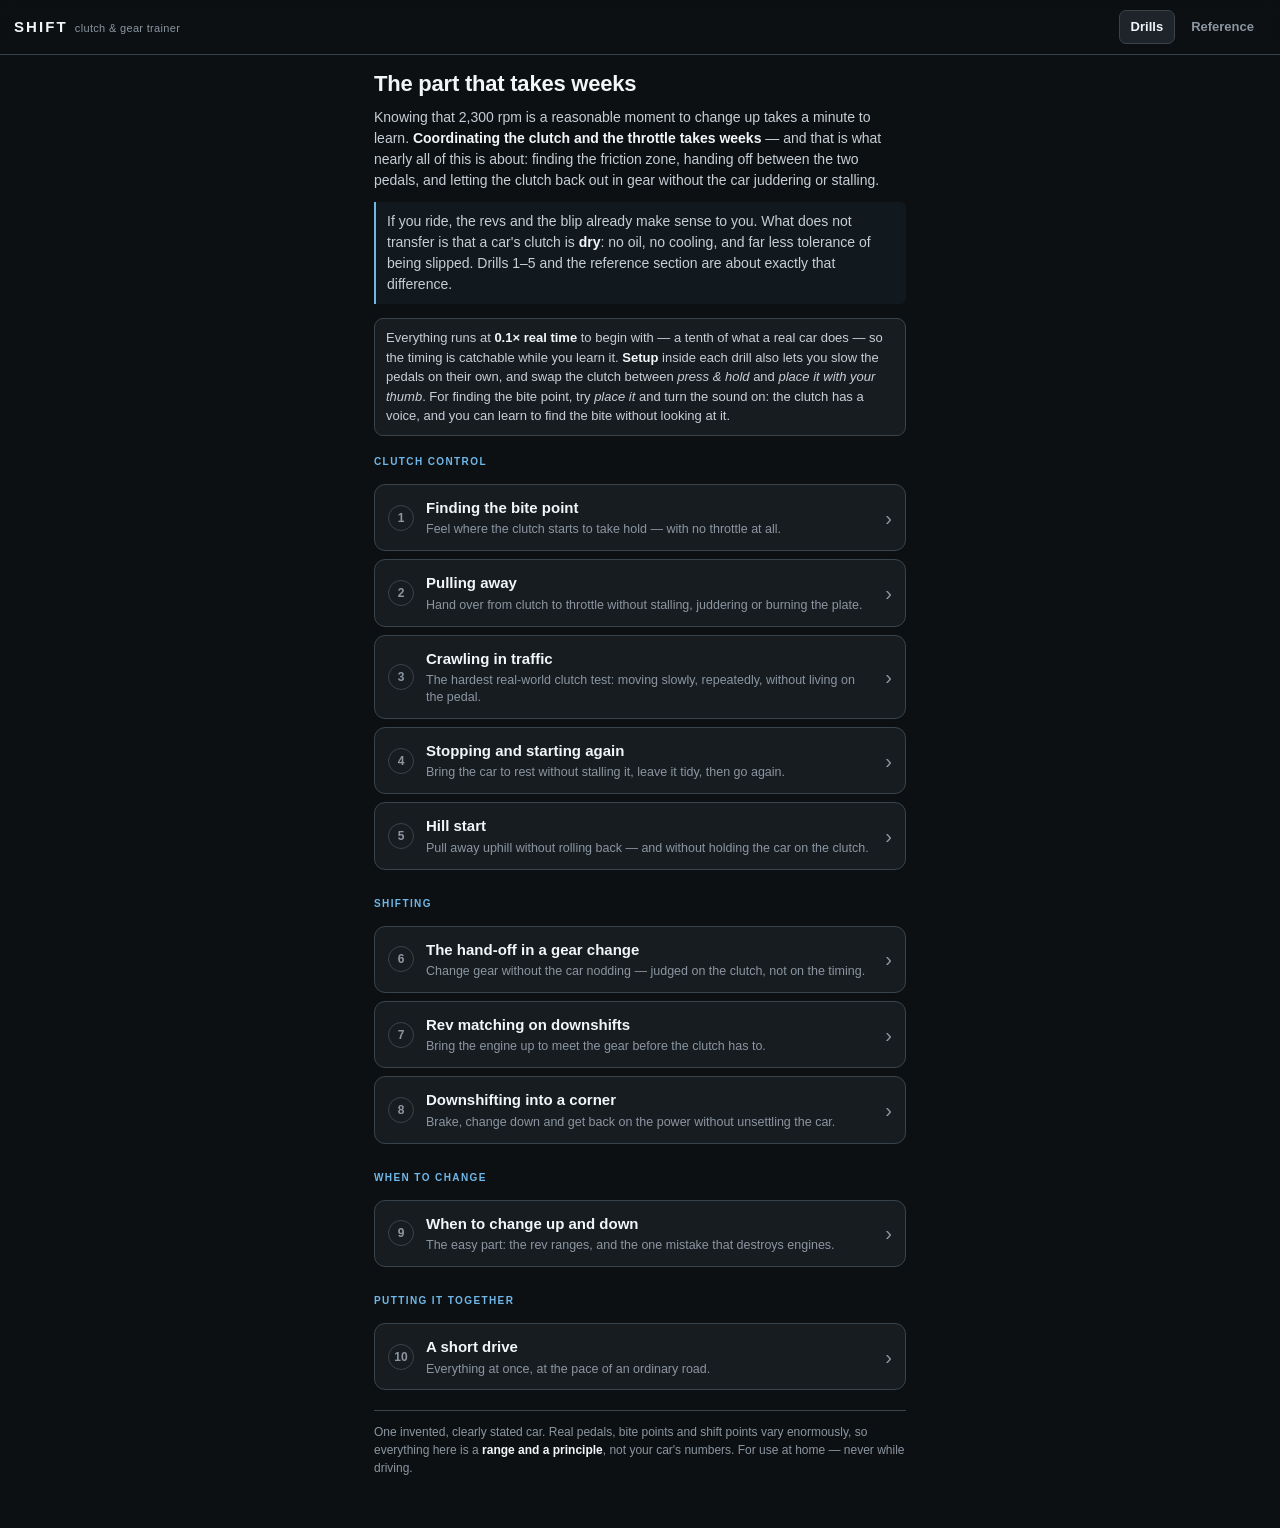
<file: index.html>
<!doctype html>
<html lang="en">
<head>
<meta charset="utf-8">
<meta name="viewport" content="width=device-width, initial-scale=1, viewport-fit=cover">
<title>Shift — clutch and gear coordination trainer</title>
<meta name="description" content="A trainer for the muscle memory of driving a manual car: coordinating clutch and throttle, pulling away without stalling or juddering, and letting the clutch out cleanly in gear. Built for riders moving from a wet motorcycle clutch to a pedal-operated car.">
<meta name="theme-color" content="#0d1013">
<link rel="stylesheet" href="css/app.css">
</head>
<body>

<header class="topbar">
  <div class="brand"><span class="brand-mark">SHIFT</span><span class="brand-sub">clutch &amp; gear trainer</span></div>
  <nav class="tabs">
    <button class="tab is-active" data-tab="drills">Drills</button>
    <button class="tab" data-tab="reference">Reference</button>
  </nav>
</header>

<main>

  <!-- ------------------------------------------------ drill list -->
  <section class="view is-active" data-view="drills">
    <div class="intro">
      <h1>The part that takes weeks</h1>
      <p>Knowing that 2,300&nbsp;rpm is a reasonable moment to change up takes a minute to learn. <b>Coordinating the clutch and the throttle takes weeks</b> — and that is what nearly all of this is about: finding the friction zone, handing off between the two pedals, and letting the clutch back out in gear without the car juddering or stalling.</p>
      <p class="from-bike">If you ride, the revs and the blip already make sense to you. What does not transfer is that a car's clutch is <b>dry</b>: no oil, no cooling, and far less tolerance of being slipped. Drills 1&ndash;5 and the reference section are about exactly that difference.</p>
    </div>
    <p class="speed-intro">Everything runs at <b>0.1× real time</b> to begin with — a tenth of what a real car does — so the timing is catchable while you learn it. <b>Setup</b> inside each drill also lets you slow the pedals on their own, and swap the clutch between <i>press &amp; hold</i> and <i>place it with your thumb</i>. For finding the bite point, try <i>place it</i> and turn the sound on: the clutch has a voice, and you can learn to find the bite without looking at it.</p>
    <div id="drill-list" class="drill-list"></div>
    <p class="disclaimer">
      One invented, clearly stated car. Real pedals, bite points and shift points vary enormously, so everything here is a <b>range and a principle</b>, not your car's numbers. For use at home — never while driving.
    </p>
  </section>

  <!-- ----------------------------------------------------- teach -->
  <section class="view" data-view="teach">
    <button class="link-back" id="teach-back">‹ All drills</button>
    <h2 id="teach-title"></h2>
    <p class="aim" id="teach-aim"></p>
    <div class="teach-body" id="teach-body"></div>
    <button class="primary" id="start-btn">Start the drill</button>
  </section>

  <!-- ------------------------------------------------------- run -->
  <section class="view view-run" data-view="run">

    <div class="rotate-prompt">
      <div class="rotate-icon">⟳</div>
      <h2>Turn your phone sideways</h2>
      <p>The controls are laid out the way the car is: <b>pedals under your left thumb, gear lever under your right</b>. That needs the long edge of the screen.</p>
      <button class="secondary" id="rotate-anyway">Use it upright anyway</button>
    </div>

    <div class="run-grid">

      <div class="run-top">
        <button class="link-back" id="back-btn">‹ Exit</button>
        <span id="run-title" class="run-title"></span>
        <span id="grade-note" class="grade-note" hidden></span>
        <button class="sound" id="pause-btn">❚❚ Pause</button>
        <button class="sound" id="replay-btn">↺ Replay</button>
        <button class="sound" id="settings-btn">⚙ Setup</button>
        <button class="sound" id="sound-btn">Sound on</button>
      </div>

      <!-- left thumb: the pedals, in the order they sit in the footwell -->
      <div class="pedal-bay">
        <div id="clutch"></div>
        <div id="brake"></div>
        <div id="throttle"></div>
        <button id="handbrake"></button>
      </div>

      <!-- middle: what the car is doing -->
      <div class="centre-bay">
        <div class="settings-panel" id="settings-panel" hidden>
          <div class="set-row"><span class="set-label">Practice speed<i>how fast the whole car runs</i></span><span class="speed-pick pick"></span></div>
          <div class="set-row"><span class="set-label">Pedal travel<i>how fast the pedals move in press mode</i></span><span class="rate-pick pick"></span></div>
          <div class="set-row"><span class="set-label">Clutch control<i>&ldquo;place it&rdquo; lets you hold a position — best for drills 1&ndash;5</i></span><span class="mode-pick pick"></span></div>
          <div class="set-row"><label class="set-check"><input type="checkbox" id="autohold-cb"> <span>Stop the clutch at the top of the friction zone<i>a training wheel — real pedals do not do this</i></span></label></div>
          <div class="set-note" id="speed-note"></div>
          <button class="secondary set-close" id="settings-close">Done</button>
        </div>

        <div class="replay-panel" id="replay-panel" hidden>
          <div class="rp-top"><b>Replay</b><span id="replay-read" class="rp-read"></span></div>
          <div class="rp-controls">
            <button class="sound" id="rp-play">▶</button>
            <input type="range" id="replay-scrub" min="0" max="1" value="0" step="1">
            <button class="sound" id="rp-exit">Close</button>
          </div>
        </div>
        <div class="instruction" id="instruction">
          <b id="ins-title"></b>
          <span id="ins-detail"></span>
        </div>
        <div id="cards" class="cards"></div>
        <div id="warn" class="warn-strip"></div>
        <div id="cluster" class="cluster"></div>
        <button id="restart-btn" class="primary restart" hidden>Restart the engine</button>
      </div>

      <!-- right thumb: the lever -->
      <div class="gate-bay">
        <div id="gate" class="gate"></div>
        <button class="primary finish" id="finish-btn">Finish and review</button>
      </div>

    </div>
  </section>

  <!-- ---------------------------------------------------- report -->
  <section class="view" data-view="report">
    <h2>What happened</h2>
    <p class="aim" id="report-title"></p>
    <h3 class="sec-head">Each attempt</h3>
    <div id="report-attempts"></div>
    <h3 class="sec-head">Habits recorded</h3>
    <div id="report-habits"></div>
    <div class="report-actions">
      <button class="primary" id="again-btn">Run it again</button>
      <button class="secondary" id="report-done">Back to drills</button>
    </div>
  </section>

  <!-- ------------------------------------------------- reference -->
  <section class="view" data-view="reference">
    <h1>Reference</h1>
    <div id="ref-body"></div>
  </section>

</main>

<script type="module" src="js/main.js"></script>
</body>
</html>
</file>
<file: css/app.css>
/* app.css — instrument-panel design: dark, high contrast, legible at a glance.
   The run view is laid out for landscape: pedals left, lever right, gauges
   between them, mirroring where they sit in the car. */

:root {
  --bg: #0d1013;
  --panel: #171c21;
  --panel-2: #1e242a;
  --dial: #0b0e11;
  --slot: #0b0e11;
  --hairline: #39434c;
  --ink: #c6ced6;
  --ink-dim: #8b96a1;
  --ink-bright: #f2f6f9;
  --needle: #ff6b4a;
  --wheel: #6fb7e8;
  --go: #3ec98a;
  --lug: #b58a2b;
  --danger: #e5484d;
  --bite: #d9a23a;
  --free: #4a555f;
  --clear: #3d7ea6;
  --accent: #6fb7e8;
}

* { box-sizing: border-box; -webkit-tap-highlight-color: transparent; }
/* An author `display` rule beats the UA stylesheet's rule for [hidden], and
   several things here are display:flex. Make hidden mean hidden. */
[hidden] { display: none !important; }
html { -webkit-text-size-adjust: 100%; }

body {
  margin: 0;
  background: var(--bg);
  color: var(--ink);
  font: 15px/1.5 -apple-system, BlinkMacSystemFont, "Segoe UI", Roboto, "Helvetica Neue", Arial, sans-serif;
  font-variant-numeric: tabular-nums;
  overscroll-behavior: none;
}
body, main, .view { max-width: 100%; }
main { padding: 0 14px 40px; max-width: 560px; margin: 0 auto; }

/* ---------------------------------------------------------- topbar */

.topbar {
  position: sticky; top: 0; z-index: 20;
  display: flex; align-items: center; justify-content: space-between; gap: 10px;
  padding: calc(10px + env(safe-area-inset-top)) 14px 10px;
  background: rgba(13,16,19,0.94); backdrop-filter: blur(8px);
  border-bottom: 1px solid var(--hairline);
}
.brand { display: flex; align-items: baseline; gap: 7px; min-width: 0; }
.brand-mark { font-weight: 800; letter-spacing: 0.14em; font-size: 15px; color: var(--ink-bright); }
.brand-sub { font-size: 11px; color: var(--ink-dim); letter-spacing: 0.03em; }
.tabs { display: flex; gap: 4px; flex: none; }
.tab {
  appearance: none; border: 1px solid transparent; background: none; color: var(--ink-dim);
  font: inherit; font-size: 13px; font-weight: 600; padding: 6px 11px; border-radius: 7px; cursor: pointer;
}
.tab.is-active { background: var(--panel-2); color: var(--ink-bright); border-color: var(--hairline); }
body.in-run .topbar { display: none; }

/* ----------------------------------------------------------- views */

.view { display: none; padding-top: 16px; }
.view.is-active { display: block; }

h1 { font-size: 22px; line-height: 1.22; margin: 0 0 10px; color: var(--ink-bright); letter-spacing: -0.01em; }
h2 { font-size: 19px; margin: 6px 0 4px; color: var(--ink-bright); }
h3.sec-head { font-size: 11px; letter-spacing: 0.12em; text-transform: uppercase; color: var(--ink-dim); margin: 22px 0 8px; font-weight: 700; }
h3.group-head {
  font-size: 10px; letter-spacing: 0.14em; text-transform: uppercase; color: var(--accent);
  margin: 18px 0 7px; font-weight: 700;
}
h3.group-head:first-child { margin-top: 4px; }
p { margin: 0 0 11px; }
b, strong { color: var(--ink-bright); font-weight: 650; }
.aim { color: var(--accent); margin: 0 0 14px; font-size: 14px; }
.muted { color: var(--ink-dim); }
.intro p { font-size: 14px; }
.from-bike {
  border-left: 2px solid var(--accent); background: rgba(111,183,232,0.05);
  padding: 9px 11px; border-radius: 0 6px 6px 0;
}
.speed-intro {
  font-size: 13px; color: var(--ink); background: var(--panel);
  border: 1px solid var(--hairline); border-radius: 9px; padding: 9px 11px; margin-top: 14px;
}
.disclaimer { margin-top: 20px; font-size: 12px; color: var(--ink-dim); border-top: 1px solid var(--hairline); padding-top: 12px; }
.link-back { appearance: none; background: none; border: 0; color: var(--accent); font: inherit; font-size: 14px; padding: 4px 0; margin-bottom: 8px; cursor: pointer; }

.primary, .secondary {
  appearance: none; width: 100%; font: inherit; font-weight: 650; font-size: 16px;
  padding: 14px; border-radius: 10px; cursor: pointer; margin-top: 14px;
  border: 1px solid var(--accent); background: var(--accent); color: #07243a;
}
.secondary { background: none; color: var(--ink); border-color: var(--hairline); }
.restart { background: var(--needle); border-color: var(--needle); color: #2a0b03; }
.report-actions { display: flex; flex-direction: column; }

/* ------------------------------------------------------ drill list */

.drill-list { display: flex; flex-direction: column; gap: 8px; margin-top: 14px; }
.drill-card {
  appearance: none; display: flex; align-items: center; gap: 12px; width: 100%;
  text-align: left; font: inherit; cursor: pointer; color: var(--ink);
  background: var(--panel); border: 1px solid var(--hairline); border-radius: 11px; padding: 12px 13px;
}
.drill-card:active { background: var(--panel-2); }
.dc-num { flex: none; width: 26px; height: 26px; border-radius: 50%; border: 1px solid var(--hairline); color: var(--ink-dim); display: grid; place-items: center; font-size: 12px; font-weight: 700; }
.dc-body { display: flex; flex-direction: column; gap: 2px; min-width: 0; }
.dc-title { color: var(--ink-bright); font-weight: 650; font-size: 15px; }
.dc-aim { color: var(--ink-dim); font-size: 12.5px; line-height: 1.35; }
.dc-go { margin-left: auto; color: var(--ink-dim); font-size: 20px; flex: none; }

/* ----------------------------------------------------------- teach */

.teach-body p { font-size: 14.5px; }
.teach-body ul, .teach-body ol { padding-left: 20px; font-size: 14.5px; }
.speed-table { list-style: none; padding: 0; margin: 0 0 12px; }
.speed-table li { display: flex; align-items: baseline; gap: 9px; padding: 7px 10px; border-bottom: 1px solid var(--hairline); background: var(--panel); font-size: 13.5px; }
.speed-table li:first-child { border-radius: 8px 8px 0 0; }
.speed-table li:last-child { border-radius: 0 0 8px 8px; border-bottom: 0; }
.speed-table span { flex: none; width: 20px; height: 20px; border-radius: 4px; background: var(--panel-2); display: grid; place-items: center; font-weight: 700; color: var(--ink-bright); font-size: 12px; }
.speed-table i { margin-left: auto; color: var(--ink-dim); font-style: normal; font-size: 12px; }

/* =================================================== the run view */

/* The run view is the one screen that owns the whole display: it has to
   escape the reading column the rest of the app lives in. */
.view-run { padding: 0; }
body.in-run { overflow: hidden; }
body.in-run main { max-width: none; padding: 0; margin: 0; }
.rotate-prompt { display: none; }

.run-grid {
  display: grid;
  grid-template-columns: minmax(196px, 230px) minmax(0, 1fr) minmax(210px, 264px);
  grid-template-rows: auto 1fr;
  grid-template-areas: "top top top" "pedals centre gate";
  gap: 8px 10px;
  height: 100dvh;
  padding: calc(4px + env(safe-area-inset-top)) calc(8px + env(safe-area-inset-right))
           calc(6px + env(safe-area-inset-bottom)) calc(8px + env(safe-area-inset-left));
}

.run-top { grid-area: top; display: flex; align-items: center; gap: 10px; min-height: 26px; }
.run-top .link-back { margin: 0; flex: none; font-size: 13px; padding: 0; }
.run-title { font-size: 12px; color: var(--ink-dim); flex: 1; }
.grade-note { color: var(--needle); font-weight: 700; letter-spacing: 0.06em; font-size: 10px; }
.sound {
  appearance: none; flex: none; background: none; border: 1px solid var(--hairline);
  color: var(--ink-dim); font: inherit; font-size: 10px; padding: 4px 8px; border-radius: 6px; cursor: pointer;
}
.sound.is-on { color: var(--go); border-color: var(--go); }

/* Practice speed. Default is well below real time: the point is to make the
   timing catchable, then wind it up as it stops needing to be. */
.speed-wrap { display: flex; align-items: center; gap: 5px; flex: none; }
.speed-label { font-size: 8px; letter-spacing: 0.12em; color: var(--ink-dim); font-weight: 700; }
.speed-pick { display: flex; border: 1px solid var(--hairline); border-radius: 6px; overflow: hidden; }
.speed-pick button {
  appearance: none; background: none; border: 0; border-right: 1px solid var(--hairline);
  color: var(--ink-dim); font: inherit; font-size: 10px; font-weight: 700;
  padding: 4px 7px; cursor: pointer;
}
.speed-pick button:last-child { border-right: 0; }
.speed-pick button.is-on { background: var(--accent); color: #07243a; }
.speed-note { font-size: 9.5px; color: var(--ink-dim); letter-spacing: 0.01em; padding: 0 2px; }

/* Setup and replay sit *over* the centre column rather than in the flow, so
   opening either never moves a pedal or the gear lever. */
.centre-bay { position: relative; }
.settings-panel, .replay-panel {
  position: absolute; left: 0; right: 0; top: 0; z-index: 5;
  max-height: 100%; overflow-y: auto;
  background: var(--panel-2); border: 1px solid var(--hairline); border-radius: 10px;
  padding: 8px 10px; display: flex; flex-direction: column; gap: 7px;
  box-shadow: 0 10px 28px rgba(0,0,0,0.6);
}
.replay-panel { top: auto; bottom: 0; }
.set-row { display: flex; align-items: center; justify-content: space-between; gap: 6px; flex-wrap: wrap; }
.set-label { font-size: 10.5px; color: var(--ink); display: flex; flex-direction: column; line-height: 1.25; flex: 1 1 110px; min-width: 0; }
.set-label i, .set-check i { font-style: normal; font-size: 8.5px; color: var(--ink-dim); display: block; }
.pick {
  display: flex; flex-wrap: wrap; border: 1px solid var(--hairline); border-radius: 6px;
  overflow: hidden; flex: 0 1 auto; max-width: 100%;
}
.pick button {
  appearance: none; background: none; border: 0; border-right: 1px solid var(--hairline);
  color: var(--ink-dim); font: inherit; font-size: 9.5px; font-weight: 700;
  padding: 4px 6px; cursor: pointer; white-space: nowrap;
}
.pick button:last-child { border-right: 0; }
.pick button.is-on { background: var(--accent); color: #07243a; }
.set-check { display: flex; align-items: flex-start; gap: 7px; font-size: 10.5px; color: var(--ink); cursor: pointer; }
.set-check input { margin-top: 2px; accent-color: var(--accent); }
.set-note { font-size: 9.5px; color: var(--ink-dim); border-top: 1px solid var(--hairline); padding-top: 6px; }
.set-close { margin-top: 0; padding: 7px; font-size: 12px; }

.rp-top { display: flex; align-items: baseline; gap: 8px; font-size: 11px; }
.rp-read { color: var(--ink-dim); font-size: 10px; }
.rp-mark { color: var(--needle); font-style: normal; font-weight: 700; }
.rp-controls { display: flex; align-items: center; gap: 8px; }
.rp-controls input[type=range] { flex: 1; accent-color: var(--accent); }
body.is-paused .cluster-svg { outline: 2px solid var(--bite); outline-offset: 2px; border-radius: 11px; }
body.is-replaying .cluster-svg { outline: 2px solid var(--accent); outline-offset: 2px; border-radius: 11px; }
.pedal.is-autoheld .pedal-plate { border-color: var(--accent); box-shadow: 0 0 0 2px rgba(111,183,232,0.4); }
.pedal.is-touch .pedal-body { cursor: grab; }

/* ---- pedals (left thumb) ---- */

.pedal-bay { grid-area: pedals; display: grid; grid-template-columns: 1fr 0.8fr 1fr; grid-template-rows: 1fr auto; gap: 6px; min-height: 0; }
.pedal-bay > #handbrake { grid-column: 1 / -1; }

.pedal { display: flex; flex-direction: column; min-width: 0; min-height: 0; }
.pedal-name {
  font-size: 8.5px; letter-spacing: 0.1em; font-weight: 700; color: var(--ink-dim);
  margin-bottom: 3px; display: flex; flex-direction: column; line-height: 1.25;
}
.pedal-name i { font-style: normal; font-size: 7.5px; letter-spacing: 0; opacity: 0.75; font-weight: 500; }
.pedal-body {
  position: relative; flex: 1; min-height: 64px; border-radius: 10px; overflow: hidden;
  border: 1px solid var(--hairline); background: var(--dial); cursor: pointer; user-select: none;
}
.pedal.is-pressed .pedal-body { border-color: var(--bite); }
.is-throttle.is-pressed .pedal-body { border-color: var(--go); }
.pedal-zones { position: absolute; inset: 0; display: flex; flex-direction: column; }
.pedal-zone { position: relative; display: flex; align-items: center; justify-content: center; overflow: hidden; }
.pedal-zone span { font-size: 7px; letter-spacing: 0.06em; color: var(--ink); opacity: 0.7; font-weight: 700; white-space: nowrap; }
.pz-free { background: rgba(74,85,95,0.38); }
.pz-bite { background: rgba(217,162,58,0.26); border-top: 1px dashed rgba(217,162,58,0.75); border-bottom: 1px dashed rgba(217,162,58,0.75); }
.pz-clear { background: rgba(61,126,166,0.16); }
.pz-t0 { background: rgba(74,85,95,0.3); }
.pz-t1 { background: rgba(62,201,138,0.14); }
.pz-t2 { background: rgba(62,201,138,0.3); }
.pz-b0 { background: rgba(74,85,95,0.3); }
.pz-b1 { background: rgba(229,72,77,0.2); }

.pedal-fill { position: absolute; left: 0; right: 0; top: 0; height: 0; background: rgba(255,107,74,0.18); }
.is-throttle .pedal-fill { background: rgba(62,201,138,0.2); }
.is-brake .pedal-fill { background: rgba(229,72,77,0.2); }
.pedal-plate {
  position: absolute; left: 3px; right: 3px; height: 24px; top: 0; border-radius: 5px;
  background: #434e59; border: 1px solid #5d6b78; box-shadow: 0 2px 7px rgba(0,0,0,0.55);
  display: grid; place-items: center;
}
.pedal.is-down .pedal-plate { background: #52606d; }
.is-clutch.is-down .pedal-plate { border-color: var(--bite); }
.is-throttle.is-down .pedal-plate { border-color: var(--go); }
.pedal-pct { font-size: 10px; font-weight: 700; color: var(--ink-bright); }
.pedal-pct::after { content: '%'; font-size: 7px; opacity: 0.6; }
.pedal-mark { position: absolute; left: 0; right: 0; border-top: 1px dotted var(--hairline); }

.toggle {
  appearance: none; padding: 7px 4px; border-radius: 9px; cursor: pointer;
  background: var(--panel); border: 1px solid var(--hairline); color: var(--ink-dim);
  font: inherit; font-size: 8.5px; font-weight: 700; letter-spacing: 0.08em; line-height: 1.25;
}
.toggle.is-on { background: var(--needle); border-color: var(--needle); color: #2a0b03; }

/* ---- centre ---- */

.centre-bay { grid-area: centre; display: flex; flex-direction: column; gap: 5px; min-width: 0; min-height: 0; }
.instruction { background: var(--panel); border: 1px solid var(--hairline); border-radius: 9px; padding: 6px 9px; }
.instruction b { display: block; font-size: 13px; color: var(--ink-bright); line-height: 1.25; }
.instruction span { display: block; font-size: 11.5px; color: var(--ink-dim); margin-top: 1px; line-height: 1.3; }
.cards:empty { display: none; }
.cluster { flex: 1; min-height: 0; display: flex; align-items: flex-start; }
.cluster-svg { display: block; width: 100%; height: auto; max-height: 100%; }
.restart { margin-top: 0; padding: 9px; font-size: 13px; }

.warn-strip { display: none; border-radius: 7px; line-height: 1.25; font-size: 11px; font-weight: 700; padding: 5px 8px; }
.warn-strip.is-on { display: block; }
.warn-strip.lv-off { background: #3a3014; color: #ecc96b; }
.warn-strip.lv-bad { background: #4a2a12; color: #ffb27a; }
.warn-strip.lv-damage { background: var(--danger); color: #fff; }

/* ---- gate (right thumb) ---- */

.gate-bay { grid-area: gate; display: flex; flex-direction: column; gap: 6px; min-width: 0; min-height: 0; }
.gate { flex: 1; min-height: 0; display: flex; align-items: center; }
.gate-svg { display: block; width: 100%; height: auto; max-height: 100%; cursor: grab; }
.gate-svg:focus { outline: 2px solid var(--accent); outline-offset: 2px; border-radius: 10px; }
.finish { margin-top: 0; padding: 9px; font-size: 13px; flex: none; }

/* ---- cluster type ---- */

.tick-num { fill: var(--ink); font-size: 10.5px; font-weight: 700; font-family: inherit; }
.dial-unit-l { fill: var(--ink-dim); font-size: 10px; letter-spacing: 0.06em; font-family: inherit; }
.panel-label { fill: var(--ink-dim); font-size: 8.5px; letter-spacing: 0.13em; font-weight: 700; font-family: inherit; }
.rpm-digits { fill: var(--ink-bright); font-size: 19px; font-weight: 700; font-family: inherit; }
.dial-sub { fill: var(--ink-dim); font-size: 9px; letter-spacing: 0.06em; font-family: inherit; }
.dial-sub.is-warn { fill: var(--bite); }
.dial-sub.is-danger { fill: var(--danger); font-weight: 700; }
.speed-digits { fill: var(--ink-bright); font-size: 34px; font-weight: 700; font-family: inherit; }
.gear-digits { fill: var(--go); font-size: 32px; font-weight: 800; font-family: inherit; }
.slip-digits { fill: var(--ink); font-size: 12px; font-weight: 700; font-family: inherit; }
.slip-digits.is-good { fill: var(--go); }
.slip-digits.is-warn { fill: var(--needle); }
.slip-end { fill: var(--ink-dim); font-size: 7.5px; font-family: inherit; }

/* ---- gate type ---- */

.gate-end-ring { fill: none; stroke: var(--hairline); stroke-width: 1.5; }
.gate-end-label { fill: var(--ink-dim); font-size: 14px; font-weight: 700; font-family: inherit; }
.gate-end.is-target .gate-end-ring { stroke: var(--go); stroke-width: 2.5; }
.gate-end.is-target .gate-end-label { fill: var(--go); }
.gate-neutral-tag { fill: var(--ink-dim); font-size: 7.5px; letter-spacing: 0.22em; opacity: 0.6; font-family: inherit; }
.knob-body { fill: #2d363f; stroke: var(--hairline); stroke-width: 1.5; }
.knob-inner { fill: #495561; }
.gate-knob.is-engaged .knob-inner { fill: var(--go); }
.gate-knob.is-blocked .knob-body { stroke: var(--danger); stroke-width: 3; }
.gate-knob.is-blocked .knob-inner { fill: var(--danger); }
.gate-knob.is-hint .knob-body { stroke: var(--accent); stroke-width: 3; }

/* ---------------------------------------------------------- cards */

.cards { display: flex; flex-direction: column; gap: 8px; }
.card { background: var(--panel); border: 1px solid var(--hairline); border-left: 3px solid var(--hairline); border-radius: 8px; padding: 10px 12px; }
.card p { font-size: 13.5px; margin: 0 0 7px; line-height: 1.45; }
.card p:last-child { margin-bottom: 0; }
.card-head { display: flex; align-items: center; gap: 8px; margin-bottom: 6px; flex-wrap: wrap; }
.card-head b { font-size: 13.5px; }
.pill { flex: none; font-size: 9px; font-weight: 800; letter-spacing: 0.1em; text-transform: uppercase; padding: 3px 7px; border-radius: 4px; background: var(--panel-2); color: var(--ink-dim); }
.view-run .card { padding: 6px 9px; border-radius: 8px; }
.view-run .card p { font-size: 11.5px; line-height: 1.35; }
.view-run .card-head { margin-bottom: 4px; }
.view-run .card-head b { font-size: 11.5px; }
.view-run .pill { font-size: 8px; padding: 2px 5px; }

.lv-good { border-left-color: var(--go); }
.lv-good .pill { background: rgba(62,201,138,0.16); color: var(--go); }
.lv-ok { border-left-color: var(--accent); }
.lv-ok .pill { background: rgba(111,183,232,0.14); color: var(--accent); }
.lv-off { border-left-color: var(--bite); }
.lv-off .pill { background: rgba(217,162,58,0.16); color: var(--bite); }
.lv-bad { border-left-color: var(--needle); }
.lv-bad .pill { background: rgba(255,107,74,0.16); color: var(--needle); }
.lv-damage { border-left-color: var(--danger); background: #261214; }
.lv-damage .pill { background: var(--danger); color: #fff; }

#report-attempts .card { margin-bottom: 8px; }
.habit { background: var(--panel); border-left: 3px solid var(--hairline); border-radius: 8px; padding: 9px 12px; margin-bottom: 8px; }
.habit b { font-size: 10px; letter-spacing: 0.1em; text-transform: uppercase; color: var(--ink-dim); }
.habit p { margin: 3px 0 0; font-size: 13.5px; }
.habit.lv-good { border-left-color: var(--go); }
.habit.lv-off { border-left-color: var(--bite); }
.habit.lv-bad { border-left-color: var(--needle); }

/* ------------------------------------------------------ reference */

.ref-sec { border-bottom: 1px solid var(--hairline); }
.ref-sec summary { cursor: pointer; padding: 13px 2px; font-weight: 650; color: var(--ink-bright); font-size: 15px; list-style: none; display: flex; align-items: center; gap: 8px; }
.ref-sec summary::-webkit-details-marker { display: none; }
.ref-sec summary::before { content: '+'; color: var(--accent); font-weight: 700; width: 12px; }
.ref-sec[open] summary::before { content: '–'; }
.ref-content { padding: 0 2px 14px; font-size: 14px; }
.ref-content ul, .ref-content ol { padding-left: 20px; }
.ref-content li { margin-bottom: 7px; }
.ref-content, .teach-body, .card, .habit { overflow-wrap: anywhere; }
.caveat { color: var(--ink-dim); font-size: 13px; border-left: 2px solid var(--hairline); padding-left: 10px; }
.warn-box { background: #261214; border: 1px solid var(--danger); border-radius: 8px; padding: 11px 12px; margin: 12px 0; font-size: 13.5px; color: #ffd9d9; }
.warn-box b { color: #fff; }
.rules li { margin-bottom: 10px; }
.mech dt { font-weight: 700; color: var(--needle); margin-top: 12px; font-size: 13px; }
.mech dd { margin: 3px 0 0; font-size: 13.5px; color: var(--ink); }
.ref-table { width: 100%; table-layout: fixed; border-collapse: collapse; margin: 10px 0 8px; font-size: 12.5px; }
.ref-table th { text-align: left; color: var(--ink-dim); font-size: 9px; letter-spacing: 0.04em; text-transform: uppercase; padding: 0 4px 6px; border-bottom: 1px solid var(--hairline); font-weight: 700; line-height: 1.25; }
.ref-table td { padding: 7px 4px; border-bottom: 1px solid rgba(57,67,76,0.5); }
.ref-table td.g { font-weight: 800; color: var(--ink-bright); }
.ref-table td.lim { color: var(--needle); font-weight: 650; }
.table-note { font-size: 12px; color: var(--ink-dim); }

/* ====================================== portrait: ask them to rotate */

@media (orientation: portrait) and (max-width: 700px) {
  body:not(.allow-portrait) .view-run .run-grid { display: none; }
  body:not(.allow-portrait) .view-run .rotate-prompt {
    display: flex; flex-direction: column; align-items: center; justify-content: center;
    text-align: center; height: 100dvh; padding: 32px 26px; gap: 4px;
  }
  .rotate-icon { font-size: 44px; color: var(--accent); line-height: 1; margin-bottom: 10px; }
  .rotate-prompt h2 { margin: 0 0 6px; }
  .rotate-prompt p { color: var(--ink-dim); font-size: 14px; }
  .rotate-prompt .secondary { width: auto; padding: 11px 18px; font-size: 14px; }

  /* The upright fallback: one column, controls under the gauges. */
  body.allow-portrait .run-grid {
    grid-template-columns: 1fr;
    grid-template-areas: "top" "centre" "gate" "pedals";
    grid-template-rows: auto auto auto auto;
    height: auto; min-height: 100dvh; gap: 8px;
  }
  body.allow-portrait .pedal-bay { grid-template-rows: 146px auto; }
  body.allow-portrait .gate { max-height: 146px; }
  body.allow-portrait .gate-svg,
  body.allow-portrait .cluster-svg { max-height: 100%; width: auto; margin: 0 auto; }
  body.allow-portrait .cluster { max-height: 196px; justify-content: center; }
  body.allow-portrait .finish { font-size: 12px; padding: 8px; }
}

/* Short landscape screens: claw back vertical space. */
@media (orientation: landscape) and (max-height: 420px) {
  .instruction b { font-size: 12px; }
  .instruction span { font-size: 11px; }
  .pedal-body { min-height: 56px; }
}

.pace-warn { color: var(--bite); display: block; margin-top: 3px; }
</file>
